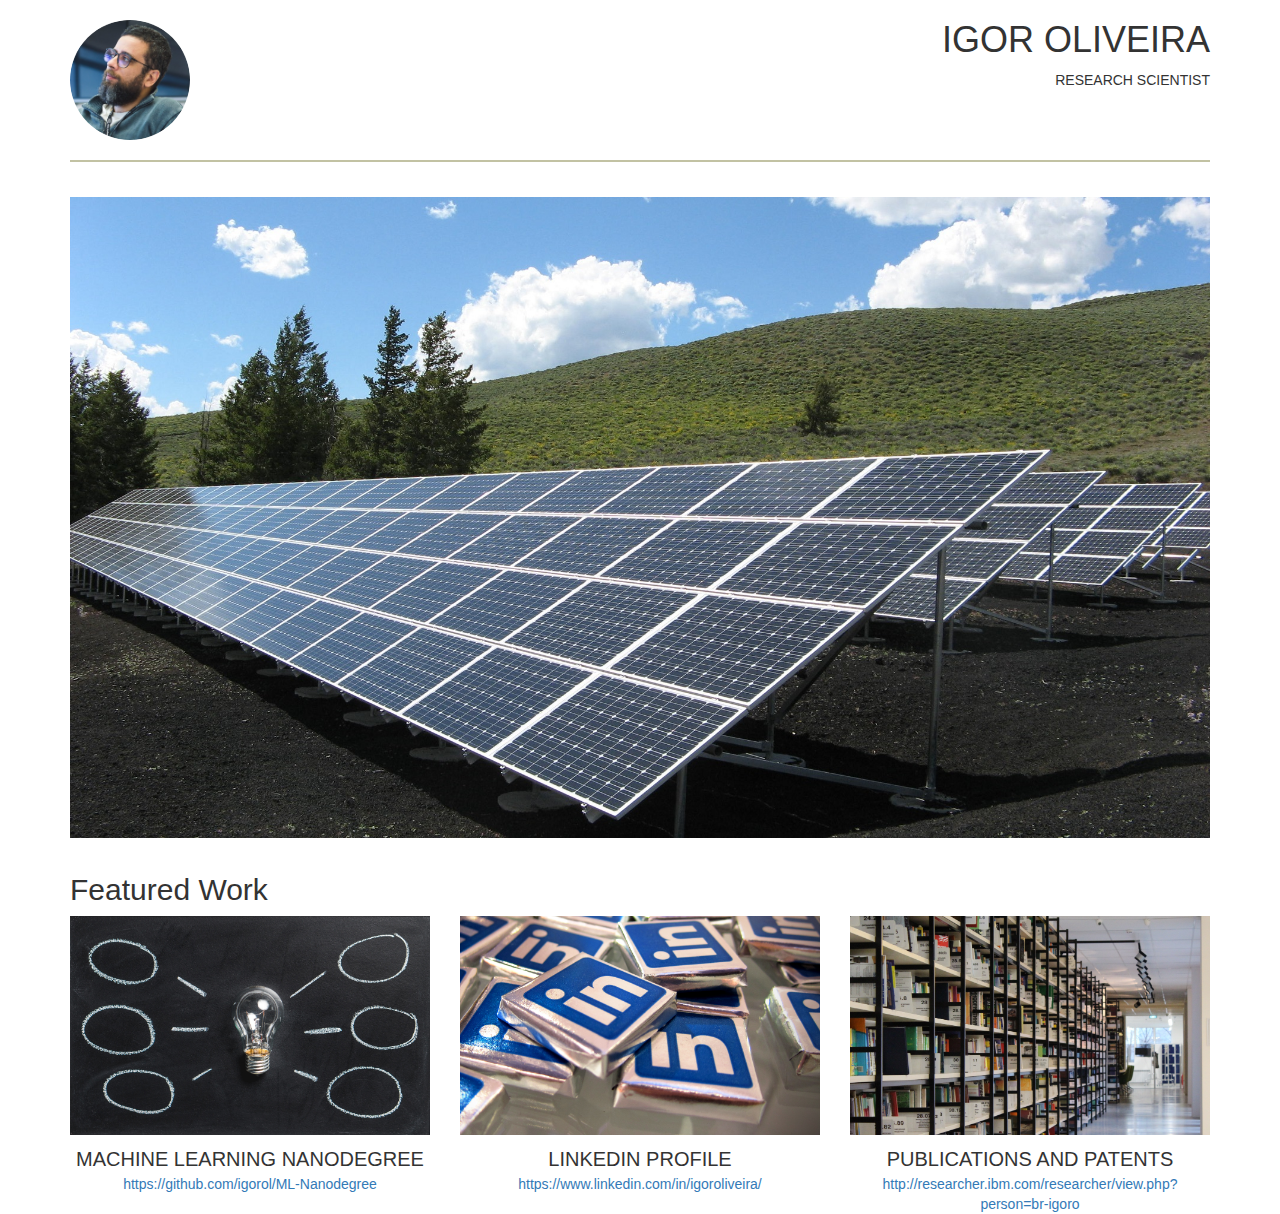
<file: portfolio/index.html>
<!DOCTYPE html>
<html lang='en'>
	<head>
    <meta charset="UTF-8">
    <meta name="viewport" content="width=device-width, initial-scale=1">
		<title>Igor Oliveira</title>
		<link href="css/bootstrap.min.css" rel="stylesheet">
		<link href="css/style.css" rel="stylesheet">
		<script src='https://ajax.googleapis.com/ajax/libs/jquery/1.11.1/jquery.min.js'></script>
		<script src='js/bootstrap.js' async></script>
	</head>

	<body>
		<div class="container">
			<div class="row">
				<div class="col-md-12">
					<header class="margin-header">
						<img src="images/profile.png" alt="Profile picture" class="img-circle">
						<h1 class="align-right header">Igor Oliveira</h1>
						<p class="align-right header">Research Scientist</p>
					</header>
				</div>
			</div>

			<div class="row">
				<div class="col-md-12">
					<hr>
					<img src="images/sustainableScience.jpeg" alt="Research Scientist" class="main-img margin-img">
				</div>
			</div>

			<div class="row">
				<div class="col-md-12">
					<h2 class="align-left">Featured Work</h2>
				</div>
			</div>

			<main class="row">
				<div class="col-md-4">
					<figure>
						<img src="images/machineLearning.jpeg" alt="Udacity Nanodegree" class="featured-work-img">
						<figcaption class="text-uppercase img-caption">Machine Learning Nanodegree</figcaption>
						<div class="link-align">
							<a href="https://github.com/igorol/ML-Nanodegree" target="_blank">https://github.com/igorol/ML-Nanodegree</a>
						</div>
					</figure>
				</div>

				<div class="col-md-4">
					<figure>
						<img src="images/linkedInProfile.jpeg" alt="LinkedIn Profile" class="featured-work-img">
						<figcaption class="text-uppercase img-caption">LinkedIn Profile</figcaption>
						<div class="link-align">
							<a href="https://www.linkedin.com/in/igoroliveira/" target="_blank">https://www.linkedin.com/in/igoroliveira/</a>
						</div>
					</figure>
				</div>

				<div class="col-md-4">
					<figure>
						<img src="images/pubAndPatents.jpeg" alt="Publications and Patents" class="featured-work-img">
						<figcaption class="text-uppercase img-caption">Publications and Patents</figcaption>
						<div class="link-align">
							<a href="http://researcher.ibm.com/researcher/view.php?person=br-igoro" target="_blank">http://researcher.ibm.com/researcher/view.php?person=br-igoro</a>
						</div>
					</figure>
				</div>
			</main>
		</div>
	</body>
</html>
</file>
<file: portfolio/css/style.css>
.margin-header {
	margin: 20px 0 0 0;
}

.img-circle {
    border-radius: 50%;
    width: 120px;
    height: 120px;
    float: left;
}

hr {
	border: 1.5px solid #c2c2a3;
}

.main-img {
	width: 100%;
}

.align-right {
	text-align: right;
}

.align-left {
	text-align: left;
}

.margin-img {
	margin: 15px 0;
}

.featured-work-img {
	width: 100%;
	height: auto;
}

.img-caption {
	margin-top: 10px;
	font-size: 20px;
	text-transform: uppercase;
	text-align: center;
}

.header {
	text-transform: uppercase;
}

.link-align {
	text-align: center;
}
</file>
